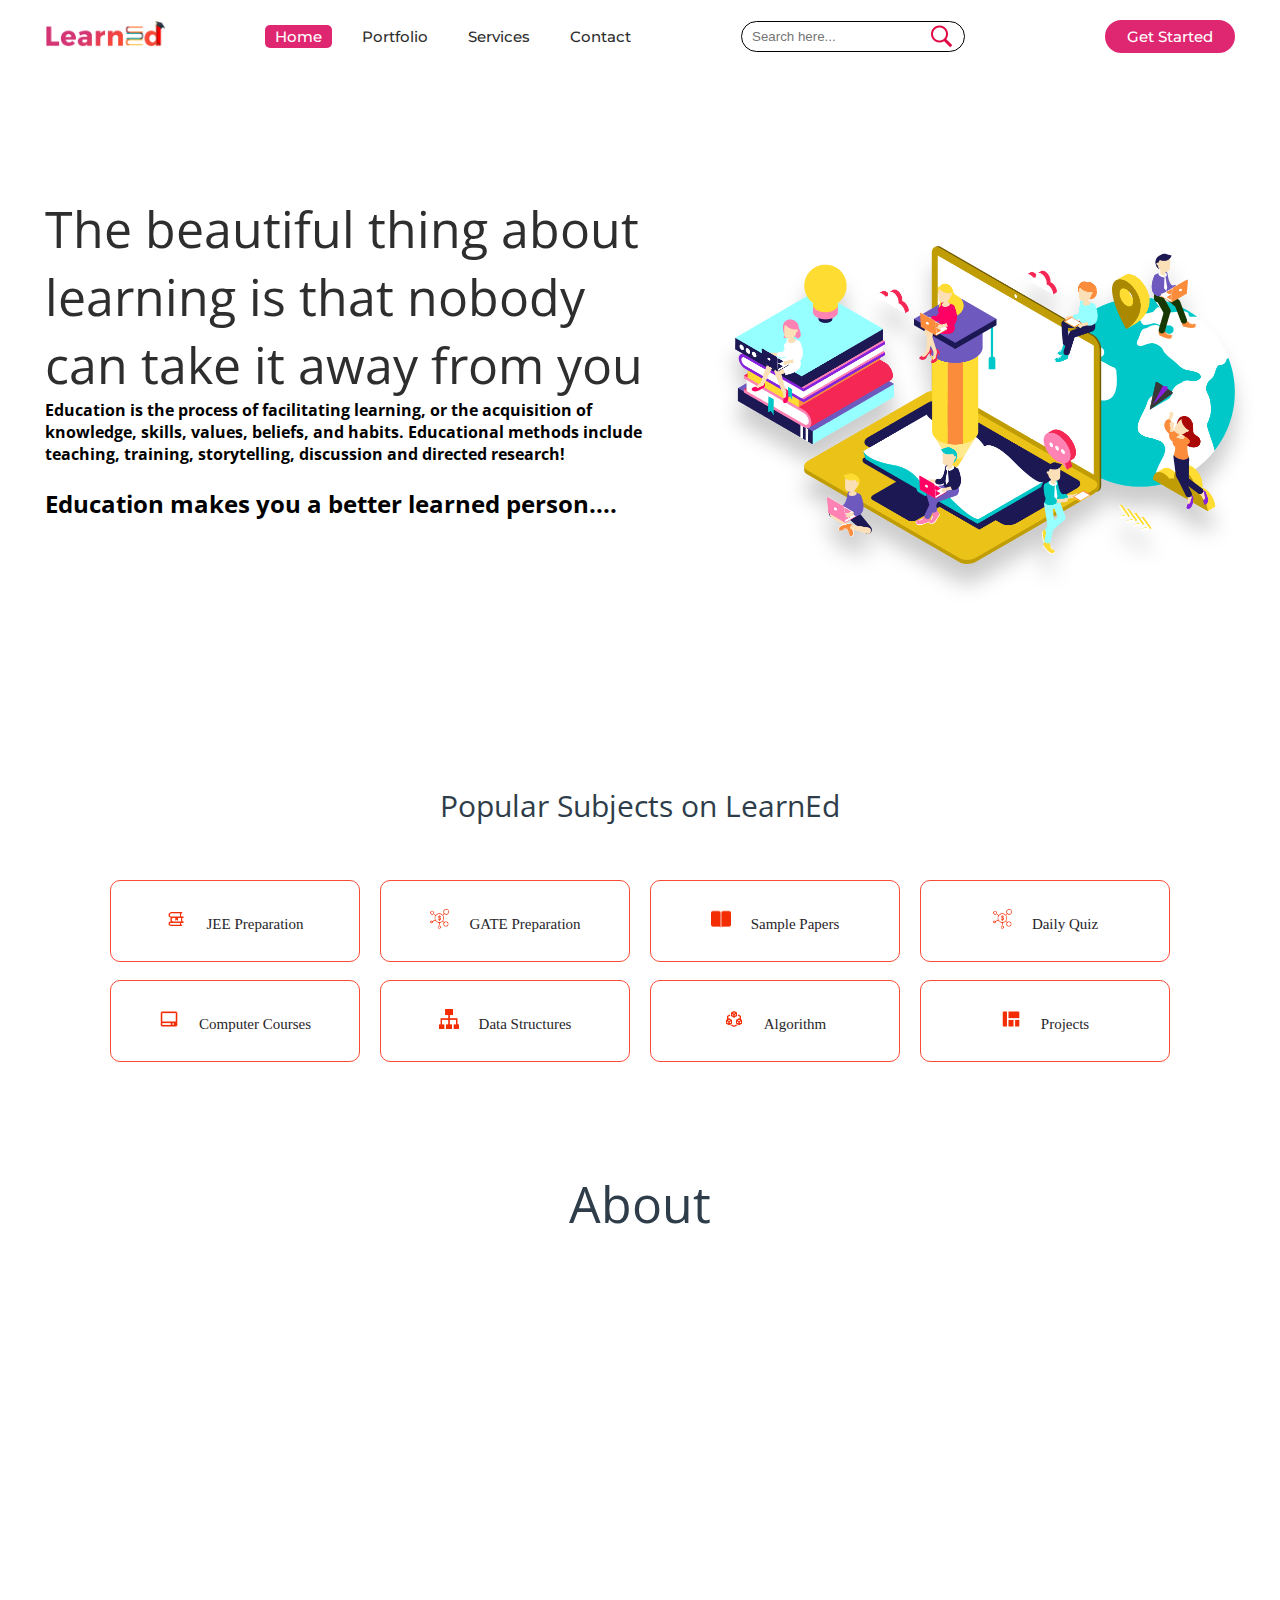
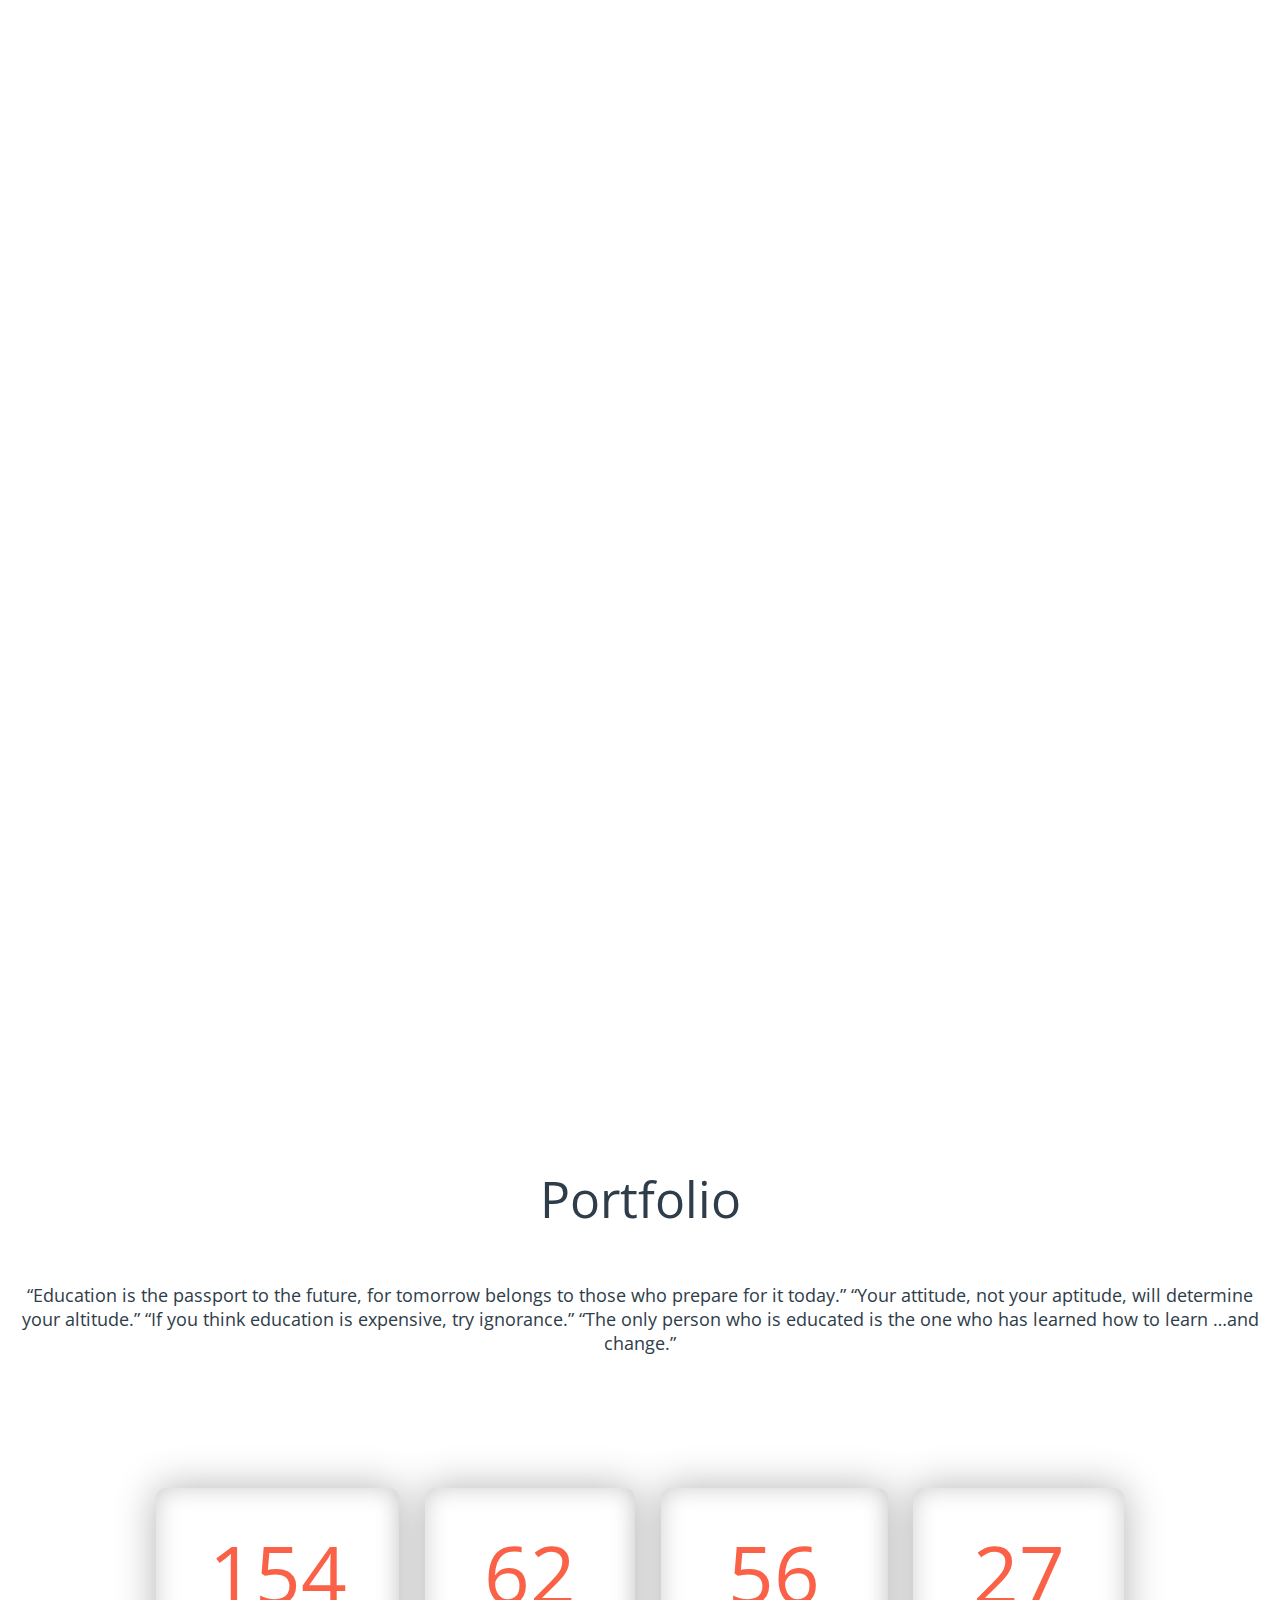
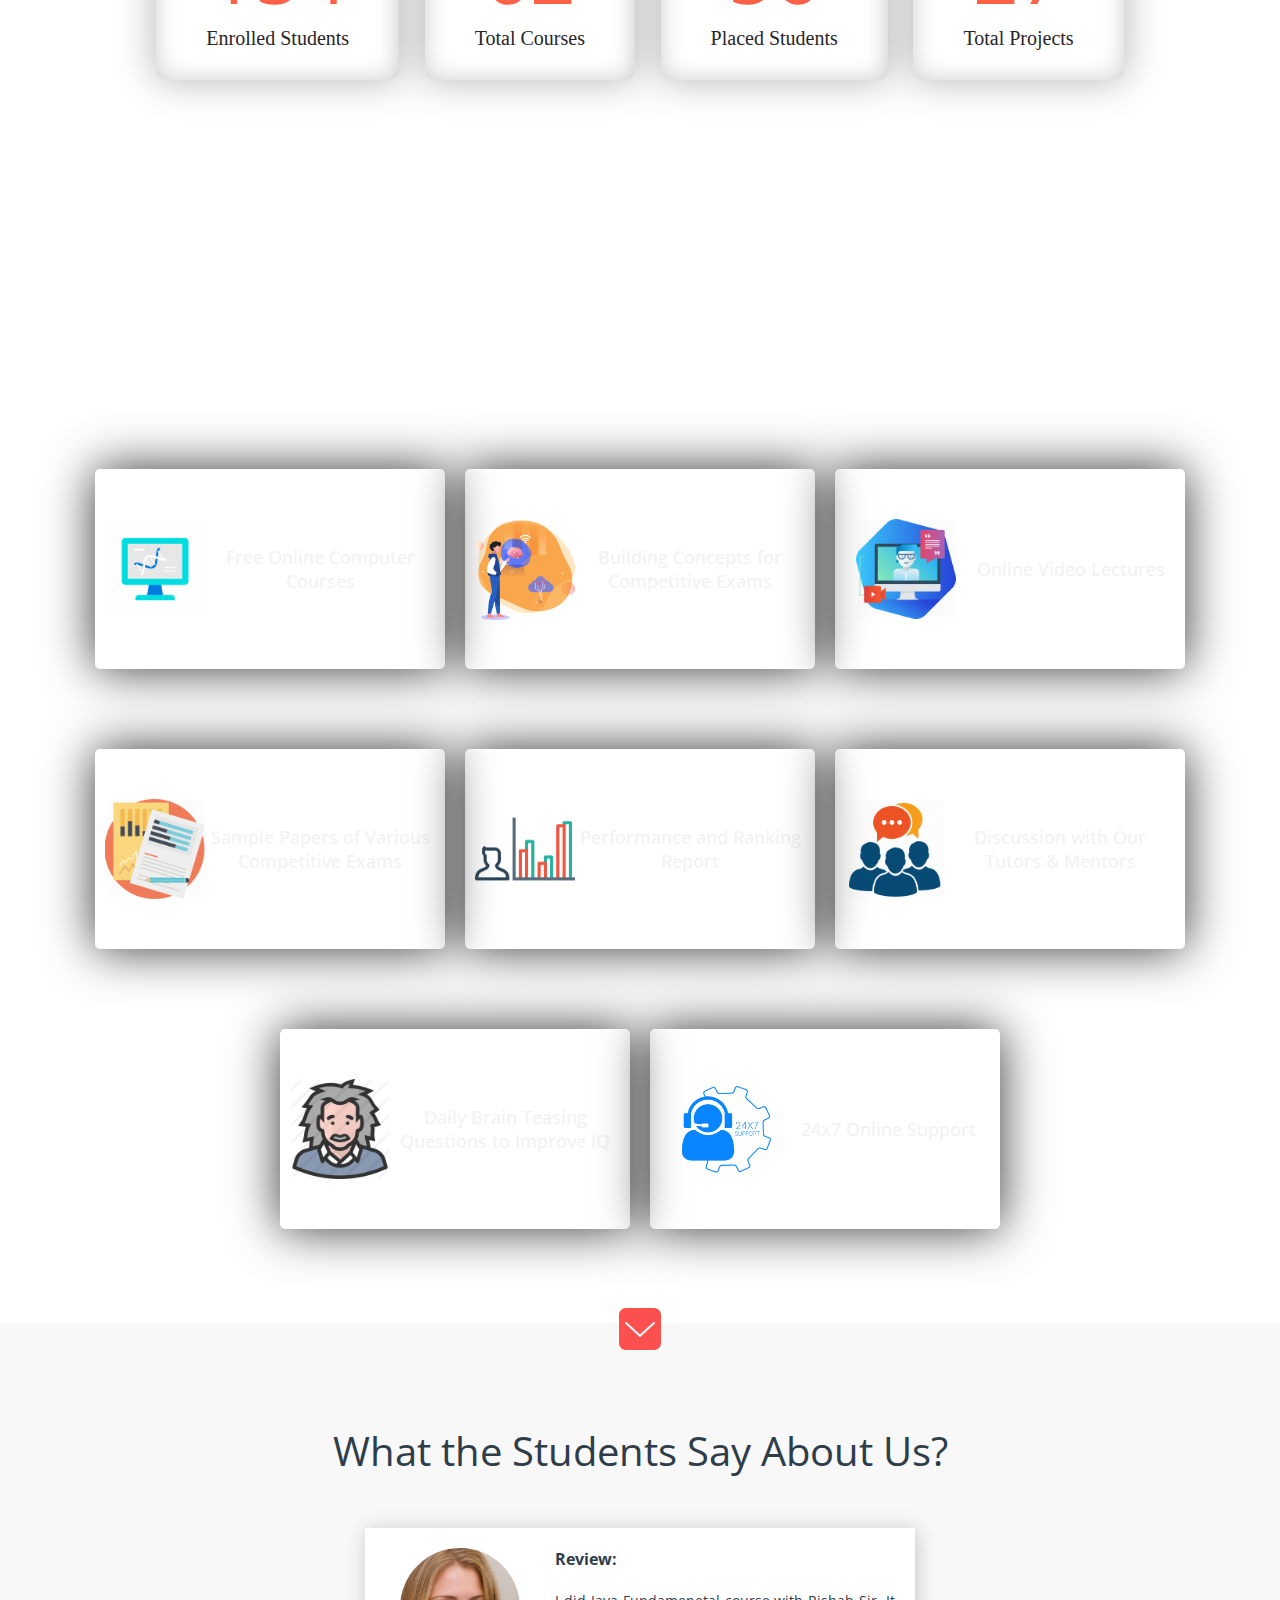
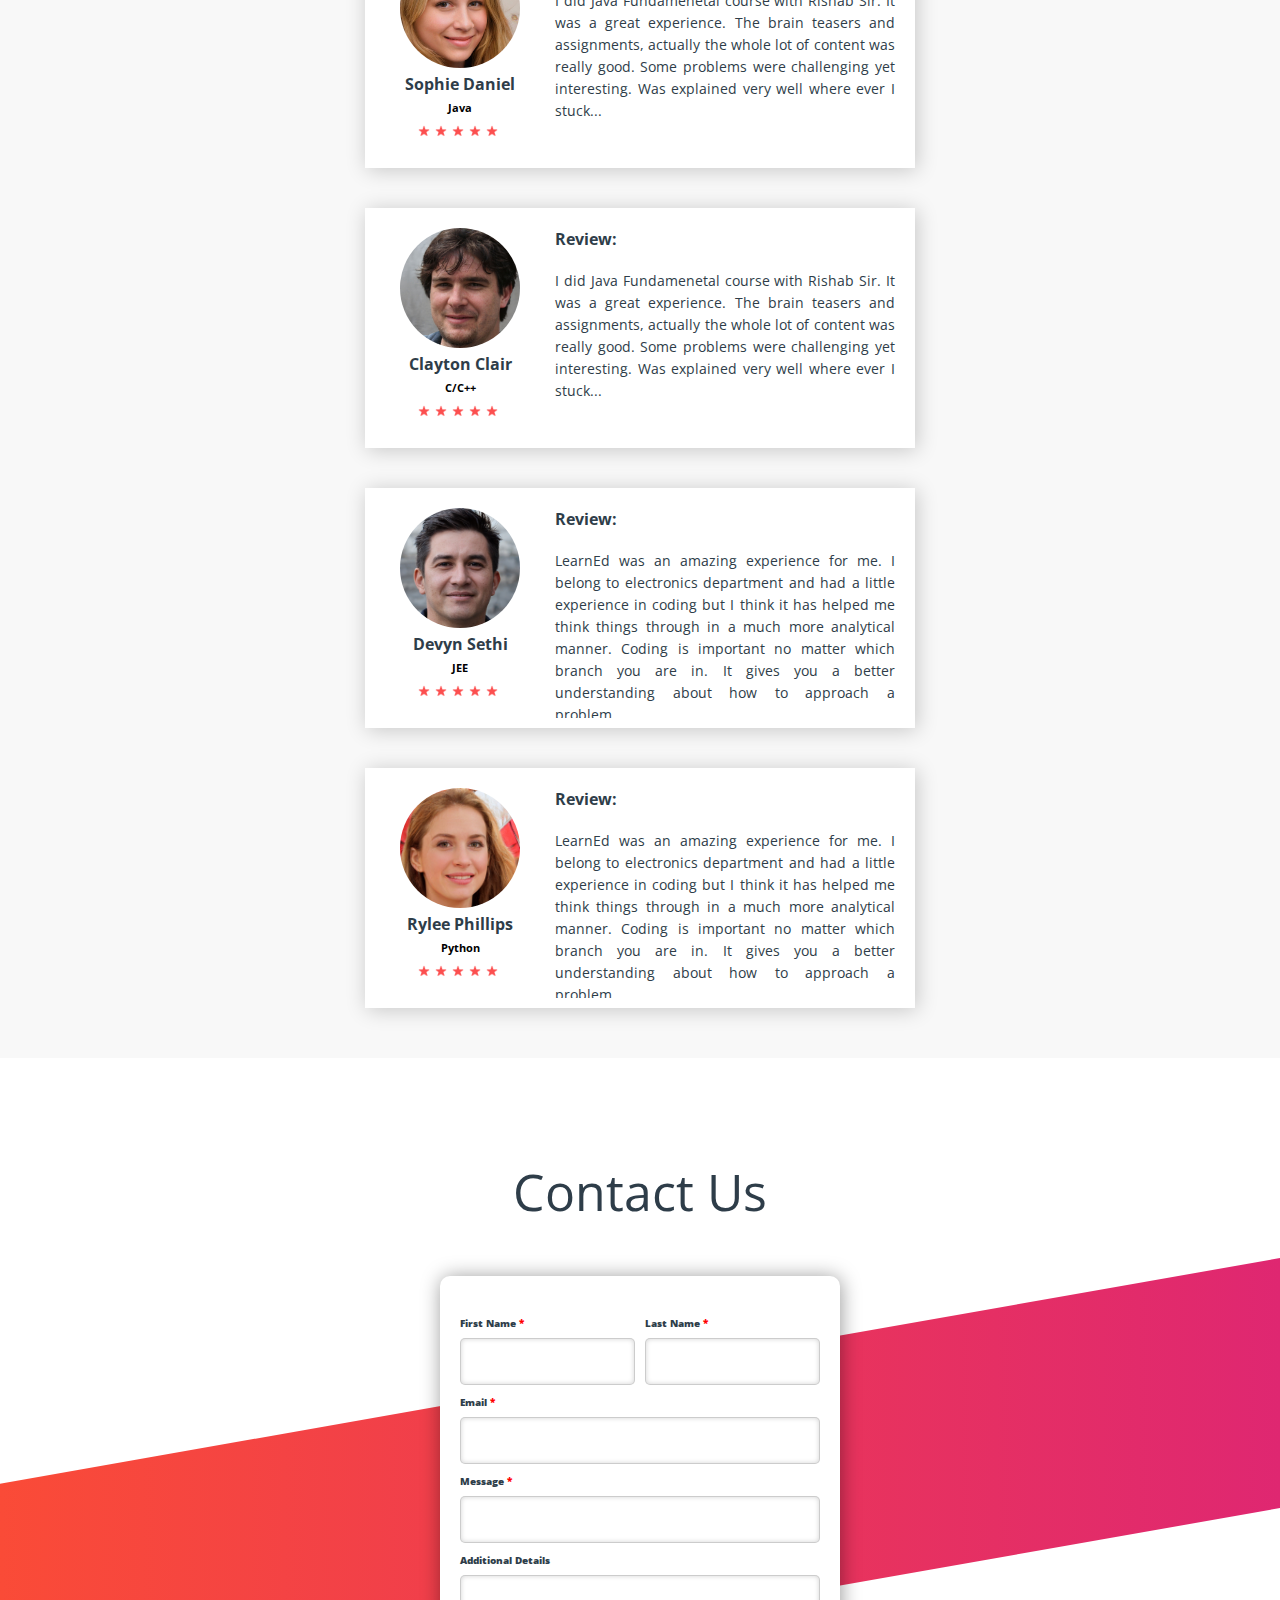
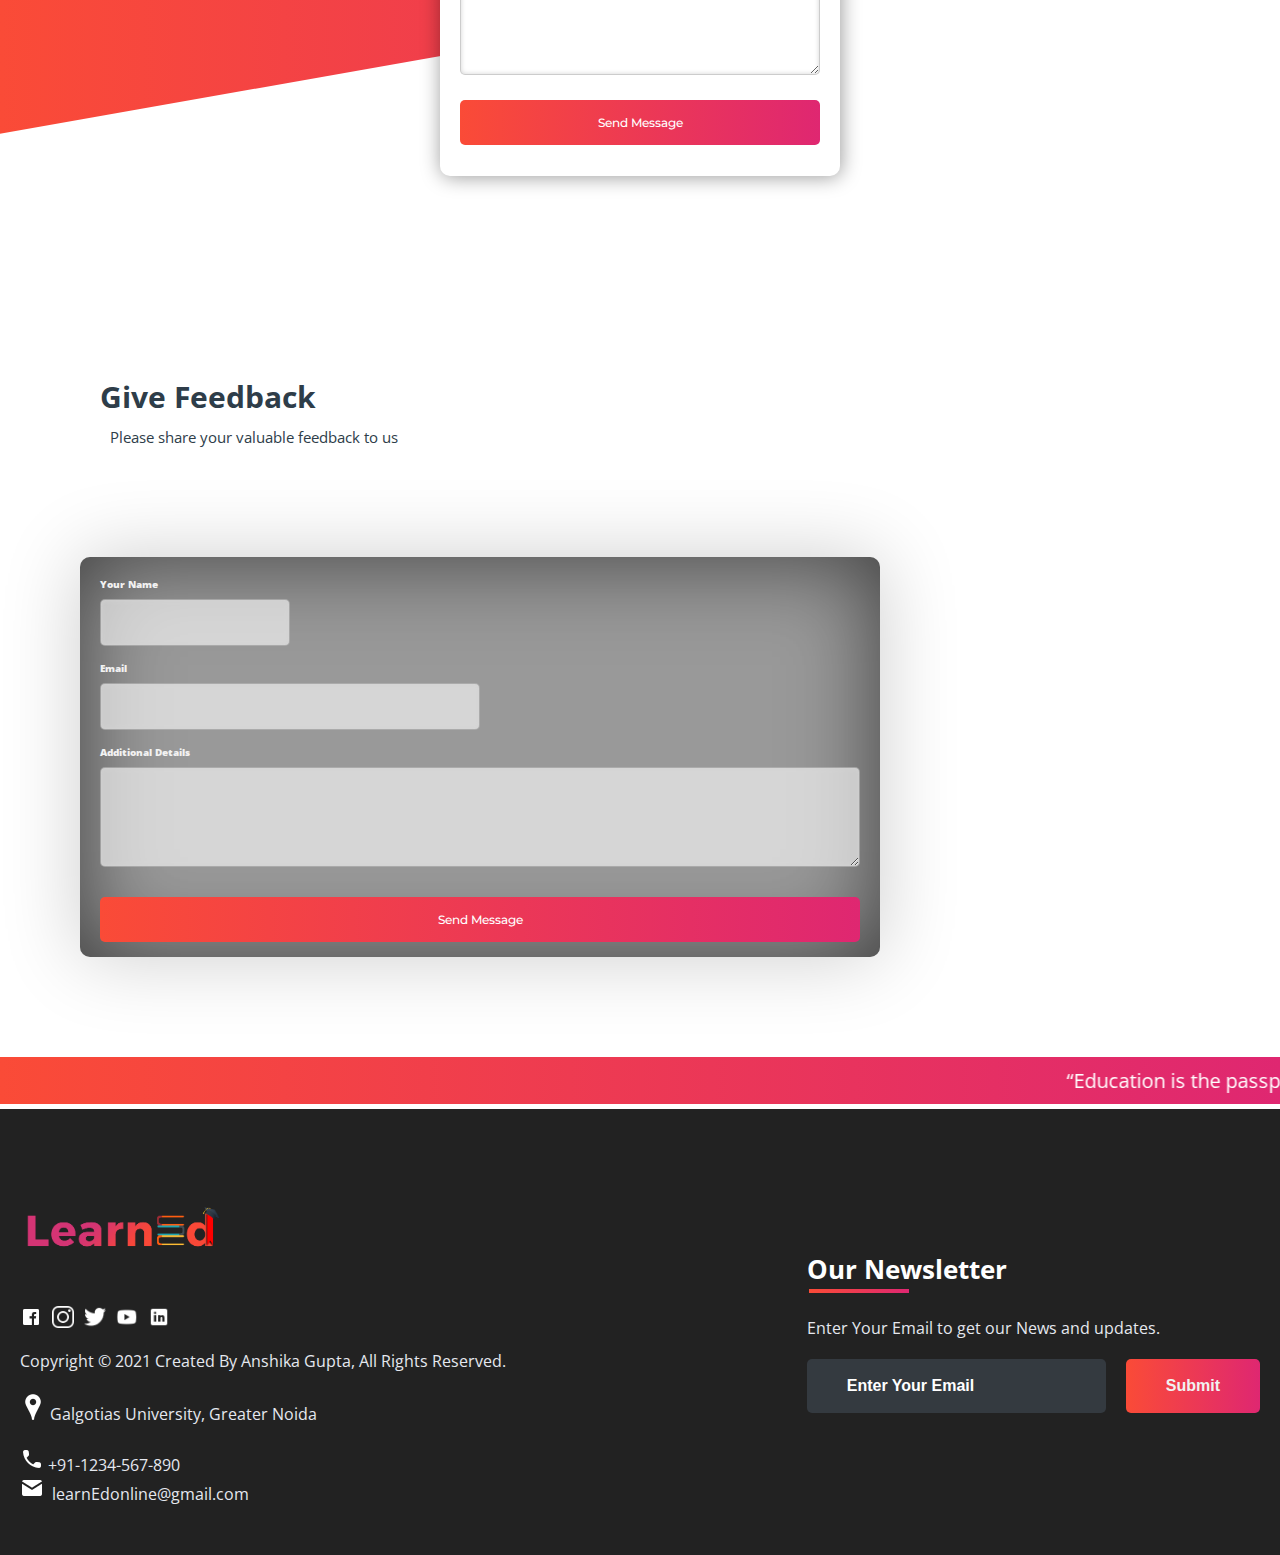
<file: index.html>
<!DOCTYPE html>
<html>

<head>
	<link rel="shortcut icon" type="png" href="images/icon/favicon.png">
	<meta charset="utf-8">
	<meta http-equiv="X-UA-Comaptible" content="IE=edge">
	<title>LearnEd</title>
	<meta name="desciption" content="">
	<meta name="viewport" content="width=device-width, initial-scale=1">
	<link rel="stylesheet" type="text/css" href="style.css">
	<script type="text/javascript" src="script.js"></script>
	<script src="https://code.jquery.com/jquery-3.2.1.js"></script>
	<script>
		$(window).on('scroll', function () {
			if ($(window).scrollTop()) {
				$('nav').addClass('black');
			} else {
				$('nav').removeClass('black');
			}
		})
	</script>
</head>

<body>
	<!-- Navigation Bar -->
	<header id="header">
		<nav>
			<div class="logo"><img src="images/icon/logo.png" alt="logo"></div>
			<ul>
				<li><a class="active" href="">Home</a></li>
				<li><a href="#portfolio_section">Portfolio</a></li>
				<li><a href="#services_section">Services</a></li>
				<li><a href="#contactus_section">Contact</a></li>
			</ul>
			<div class="srch"><input type="text" class="search" placeholder="Search here..."><img
					src="images/icon/search.png" alt="search" onclick=slide()></div>
			<a class="get-started" href="login.html">Get Started</a>
			<img src="images/icon/menu.png" class="menu" onclick="sideMenu(0)" alt="menu">
		</nav>
		<div class="head-container">
			<div class="quote">
				<p>The beautiful thing about learning is that nobody can take it away from you</p>
				<h4>Education is the process of facilitating learning, or the acquisition of knowledge, skills, values,
					beliefs, and habits. Educational methods include teaching, training, storytelling, discussion and
					directed research!</h4>
					<br>
					<B>
						<h2>
							Education makes you a better learned person....
						</h2>
					</B>
			</div>
			<div class="svg-image">
				<img src="images/extra/svg1.jpg" alt="svg">
			</div>
		</div>
		<div class="side-menu" id="side-menu">
			<div class="close" onclick="sideMenu(1)"><img src="images/icon/close.png" alt=""></div>
			<div class="user">
			<ul>
				<li><a href="#about_section">About</a></li>
				<li><a href="#portfolio_section">Portfolio</a></li>
				<li><a href="#services_section">Services</a></li>
				<li><a href="#contactus_section">Contact</a></li>
				<li><a href="#feedBACK">Feedback</a></li>
			</ul>
		</div>
	</header>


	<!-- Some Popular Subjects -->
	<div class="title">
		<span>Popular Subjects on LearnEd</span>
	</div>
	<br><br>
	<div class="course">
		<center>
			<div class="cbox">
				<div class="det"><a href="subjects/jee.html"><img src="images/courses/book.png">JEE Preparation</a>
				</div>
				<div class="det"><a href="subjects/gate.html"><img src="images/courses/d1.png">GATE Preparation</a>
				</div>
				<div class="det"><a href="subjects/jee.html#sample_papers"><img src="images/courses/paper.png">Sample
						Papers</a></div>
				<div class="det"><a href="subjects/quiz.html"><img src="images/courses/d1.png">Daily Quiz</a></div>
			</div>
		</center>
		<div class="cbox">
			<div class="det"><a href="subjects/computer_courses.html"><img src="images/courses/computer.png">Computer
					Courses</a></div>
			<div class="det"><a href="subjects/computer_courses.html#data"><img src="images/courses/data.png">Data
					Structures</a></div>
			<div class="det"><a href="subjects/computer_courses.html#algo"><img
						src="images/courses/algo.png">Algorithm</a></div>
			<div class="det det-last"><a href="subjects/computer_courses.html#projects"><img
						src="images/courses/projects.png">Projects</a></div>
		</div>
	</div>


	<!-- ABOUT -->
	<div class="diffSection" id="about_section">
		<center>
			<p style="font-size: 50px; padding: 100px">About</p>
		</center>
		<div class="about-content">
			<div class="side-image">
				<img class="sideImage" src="images/extra/e3.jpg">
			</div>
			<div class="side-text">
				<h2>What you think about us ?</h2>
				<p>Education is the process of facilitating learning, or the acquisition of knowledge, skills, values,
					beliefs, and habits. Educational methods include teaching, training, storytelling, discussion and
					directed research.<br> <br>This platform not only provides online videos according to the requirement.
					<br> We have that facility on our platform to fix every possible problems of the students to boost up their level in academics and to face the world with confidence.
					We provide home tuitions to each an every interested students and we provide that facility to cope
					up with everyone. Every student now get the facility of home tuitions without facing any difficulty
					and get their concepts clear.
					<br><br>All you have to do is to register with us so that we may suggest most eligible faculty in your localty to gain the benefit.
					<br> With this platform we provide the home tuitions whom you can directly contact and have a chat with them.
			</div>
		</div>
	</div>


	<!-- PORTFOLIO -->
	<div class="diffSection" id="portfolio_section">
		<center>
			<p style="font-size: 50px; padding: 100px; padding-bottom: 40px;">Portfolio</p>
		</center>
		<div class="content">
			<p>
				“Education is the passport to the future, for tomorrow belongs to those who prepare for it today.” “Your
				attitude, not your aptitude, will determine your altitude.” “If you think education is expensive, try
				ignorance.” “The only person who is educated is the one who has learned how to learn …and change.”
			</p>
		</div>
	</div>
	<div class="extra">
		<p>We're increasing this data every year</p>
		<div class="smbox">
			<span>
				<center>
					<div class="data">154</div>
					<div class="det">Enrolled Students</div>
				</center>
			</span>
			<span>
				<center>
					<div class="data">62</div>
					<div class="det">Total Courses</div>
				</center>
			</span>
			<span>
				<center>
					<div class="data">56</div>
					<div class="det">Placed Students</div>
				</center>
			</span>
			<span>
				<center>
					<div class="data">27</div>
					<div class="det">Total Projects</div>
				</center>
			</span>
		</div>
	</div>

	<!-- SERVICES -->
	<div class="service-swipe">
		<div class="diffSection" id="services_section">
			<center>
				<p style="font-size: 50px; padding: 100px; padding-bottom: 40px; color: #fff;">Services</p>
			</center>
		</div>
		<a href="subjects/computer_courses.html">
			<div class="s-card"><img src="images/icon/computer-courses.png">
				<p>Free Online Computer Courses</p>
			</div>
		</a>
		<a href="subjects/jee.html">
			<div class="s-card"><img src="images/icon/brainbooster.png">
				<p>Building Concepts for Competitive Exams</p>
			</div>
		</a>
		<a href="#">
			<div class="s-card"><img src="images/icon/online-tutorials.png">
				<p>Online Video Lectures</p>
			</div>
		</a>
		<a href="subjects/jee.html#sample_papers">
			<div class="s-card"><img src="images/icon/papers.jpg">
				<p>Sample Papers of Various Competitive Exams</p>
			</div>
		</a>
		<a href="#">
			<div class="s-card"><img src="images/icon/p3.png">
				<p>Performance and Ranking Report</p>
			</div>
		</a>
		<a href="#contactus_section">
			<div class="s-card"><img src="images/icon/discussion.png">
				<p>Discussion with Our Tutors & Mentors</p>
			</div>
		</a>
		<a href="subjects/quiz.html">
			<div class="s-card"><img src="images/icon/q1.png">
				<p>Daily Brain Teasing Questions to Improve IQ</p>
			</div>
		</a>
		<a href="#contactus_section">
			<div class="s-card"><img src="images/icon/help.png">
				<p>24x7 Online Support</p>
			</div>
		</a>
	</div>

	<!-- Reviews by Students -->
	<div id="makeitfull">
		<a href="#review_section"><img src="images/icon/makeitfull.png"></a>
	</div>
	<div class="review">
		<div class="diffSection" id="review_section">
			<center>
				<p style="font-size: 40px; padding: 100px; padding-bottom: 40px; color: #2E3D49;">What the Students Say
					About Us?</p>
			</center>
		</div>
		<div class="rev-container">
			<div class="rev-card">
				<div class="identity">
					<img src="images/creator/humanNotExist1.jpg">
					<p>Sophie Daniel</p>
					<h6>Java</h6>
					<div class="rating"><img src="images/icon/star.png"><img src="images/icon/star.png"><img
							src="images/icon/star.png"><img src="images/icon/star.png"><img src="images/icon/star.png">
					</div>
				</div>
				<div class="rev-cont">
					<p id="title">Review:</p>
					<p id="content">
						I did Java Fundamenetal course with Rishab Sir. It was a great experience. The brain teasers and
						assignments, actually the whole lot of content was really good. Some problems were challenging
						yet interesting. Was explained very well where ever I stuck...
					</p>
				</div>
			</div>
			<div class="rev-card">
				<div class="identity">
					<img src="images/creator/humanNotExist2.jpg">
					<p>Clayton Clair</p>
					<h6>C/C++</h6>
					<div class="rating"><img src="images/icon/star.png"><img src="images/icon/star.png"><img
							src="images/icon/star.png"><img src="images/icon/star.png"><img src="images/icon/star.png">
					</div>
				</div>
				<div class="rev-cont">
					<p id="title">Review:</p>
					<p id="content">
						I did Java Fundamenetal course with Rishab Sir. It was a great experience. The brain teasers and
						assignments, actually the whole lot of content was really good. Some problems were challenging
						yet interesting. Was explained very well where ever I stuck...
					</p>
				</div>
			</div>
			<div class="rev-card">
				<div class="identity">
					<img src="images/creator/humanNotExist3.jpg">
					<p>Devyn Sethi</p>
					<h6>JEE</h6>
					<div class="rating"><img src="images/icon/star.png"><img src="images/icon/star.png"><img
							src="images/icon/star.png"><img src="images/icon/star.png"><img src="images/icon/star.png">
					</div>
				</div>
				<div class="rev-cont">
					<p id="title">Review:</p>
					<p id="content">
						LearnEd was an amazing experience for me. I belong to electronics department and had a little
						experience in coding but I think it has helped me think things through in a much more analytical
						manner. Coding is important no matter which branch you are in. It gives you a better
						understanding about how to approach a problem...
					</p>
				</div>
			</div>
			<div class="rev-card">
				<div class="identity">
					<img src="images/creator/humanNotExist4.jpg">
					<p>Rylee Phillips</p>
					<h6>Python</h6>
					<div class="rating"><img src="images/icon/star.png"><img src="images/icon/star.png"><img
							src="images/icon/star.png"><img src="images/icon/star.png"><img src="images/icon/star.png">
					</div>
				</div>
				<div class="rev-cont">
					<p id="title">Review:</p>
					<p id="content">
						LearnEd was an amazing experience for me. I belong to electronics department and had a little
						experience in coding but I think it has helped me think things through in a much more analytical
						manner. Coding is important no matter which branch you are in. It gives you a better
						understanding about how to approach a problem...
					</p>
				</div>
			</div>
		</div>
	</div>

	<!-- CONTACT US -->
	<div class="diffSection" id="contactus_section">
		<center>
			<p style="font-size: 50px; padding: 100px">Contact Us</p>
		</center>
		<div class="csec"></div>
		<div class="back-contact">
			<div class="cc">
				<form action="mailto:roshank9419@gmail.com" method="post" enctype="text/plain">
					<label>First Name <span class="imp">*</span></label><label style="margin-left: 185px">Last Name
						<span class="imp">*</span></label><br>
					<center>
						<input type="text" name="" style="margin-right: 10px; width: 175px" required="required"><input
							type="text" name="lname" style="width: 175px" required="required"><br>
					</center>
					<label>Email <span class="imp">*</span></label><br>
					<input type="email" name="mail" style="width: 100%" required="required"><br>
					<label>Message <span class="imp">*</span></label><br>
					<input type="text" name="message" style="width: 100%" required="required"><br>
					<label>Additional Details</label><br>
					<textarea name="addtional"></textarea><br>
					<button type="submit" id="csubmit">Send Message</button>
				</form>
			</div>
		</div>
	</div>


	<!-- FEEDBACK -->
	<div class="title2" id="feedBACK">
		<span>Give Feedback</span>
		<div class="shortdesc2">
			<p>Please share your valuable feedback to us</p>
		</div>
	</div>

	<div class="feedbox">
		<div class="feed">
			<form action="mailto:roshank9419@gmail.com" method="post" enctype="text/plain">
				<label>Your Name</label><br>
				<input type="text" name="" class="fname" required="required"><br>
				<label>Email</label><br>
				<input type="email" name="mail" required="required"><br>
				<label>Additional Details</label><br>
				<textarea name="addtional"></textarea><br>
				<button type="submit" id="csubmit">Send Message</button>
			</form>
		</div>
	</div>

	<!-- Sliding Information -->
	<marquee style="background: linear-gradient(to right, #FA4B37, #DF2771); margin-top: 50px;" direction="left"
		onmouseover="this.stop()" onmouseout="this.start()" scrollamount="20">
		<div class="marqu">“Education is the passport to the future, for tomorrow belongs to those who prepare for it
			today.” “Your attitude, not your aptitude, will determine your altitude.” “If you think education is
			expensive, try ignorance.” “The only person who is educated is the one who has learned how to learn …and
			change.”</div>
	</marquee>

	<!-- FOOTER -->
	<footer>
		<div class="footer-container">
			<div class="left-col">
				<img src="images/icon/logo - Copy.png" style="width: 200px;">
				<div class="logo"></div>
				<div class="social-media">
					<a href="#"><img src="images/icon\fb.png"></a>
					<a href="#"><img src="images/icon\insta.png"></a>
					<a href="#"><img src="images/icon\tt.png"></a>
					<a href="#"><img src="images/icon\ytube.png"></a>
					<a href="#"><img src="images/icon\linkedin.png"></a>
				</div><br><br>
				<p class="rights-text">Copyright © 2021 Created By Anshika Gupta, All Rights Reserved.</p>
				<br>
				<p><img src="images/icon/location.png"> Galgotias University, Greater Noida</p><br>
				<p><img src="images/icon/phone.png"> +91-1234-567-890<br><img src="images/icon/mail.png">&nbsp;
					learnEdonline@gmail.com</p>
			</div>
			<div class="right-col">
				<h1 style="color: #fff">Our Newsletter</h1>
				<div class="border"></div><br>
				<p>Enter Your Email to get our News and updates.</p>
				<form class="newsletter-form">
					<input class="txtb" type="email" placeholder="Enter Your Email">
					<input class="btn" type="submit" value="Submit">
				</form>
			</div>
		</div>
	</footer>

</body>

</html>
</file>
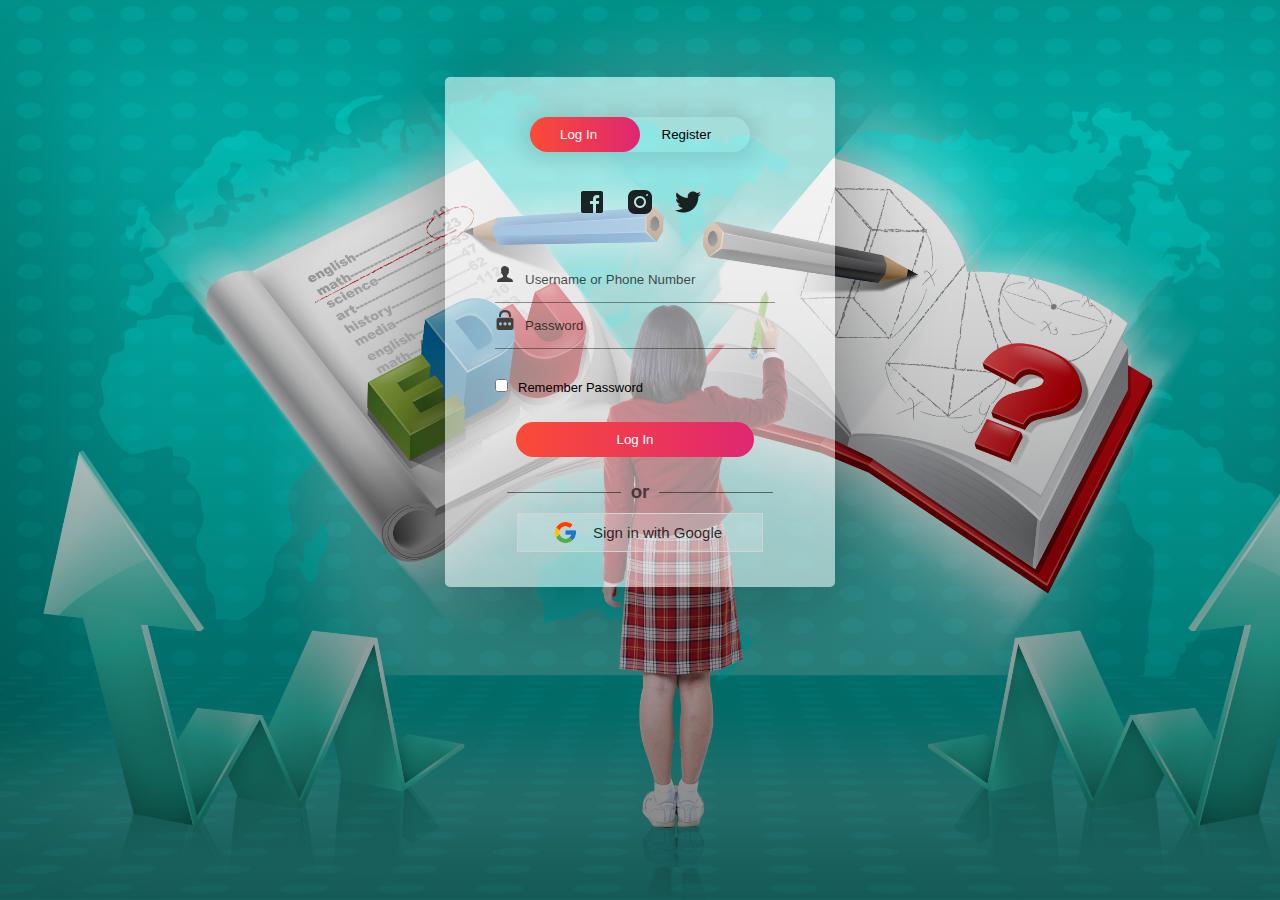
<file: login.html>
<!DOCTYPE html>
<html>
<head>
	<link rel="shortcut icon" type="png" href="images/icon/favicon.png">
	<title>Login SignUp</title>
	<link rel="stylesheet" type="text/css" href="loginStyle.css">
	<script src="https://ajax.googleapis.com/ajax/libs/jquery/3.4.1/jquery.min.js"></script>

  <!-- It will redirect to the Home Page after submitting the form -->
  <script>
  $(document).ready(function(){
    $("form").submit(function(){
      alert("Great Job !");
    });
  });
  </script>
</head>
<body>
		<div class="form-box">
			<div class="button-box">
				<div id="btn"></div>
				<button type="button" class="toggle-btn" id="log" onclick="login()" style="color: #fff;">Log In</button>
				<button type="button" class="toggle-btn" id="reg" onclick="register()">Register</button>
			</div>
			<div class="social-icons">
				<img src="images/icon/fb2.png">
				<img src="images/icon/insta2.png">
				<img src="images/icon/tt2.png">
			</div>
			
			<!-- Login Form -->
			<form id="login" class="input-group" action="index.html">
				<div class="inp">
					<img src="images/icon/user.png"><input type="text" id="email" class="input-field" placeholder="Username or Phone Number" style="width: 88%; border:none;" required="required">
				</div>
				<div class="inp">
					<img src="images/icon/password.png"><input type="password" id="password" class="input-field" placeholder="Password" style="width: 88%; border: none;" required="required">
				</div>
				<input type="checkbox" class="check-box">Remember Password
				<button type="submit" class="submit-btn">Log In</button>
			</form>


			<div class="other" id="other">
				<div class="instead">
					<h3>or</h3>
				</div>
				<button class="connect" onclick="google()">
					<img src="images/icon/google.png"><span>Sign in with Google</span>
				</button>
			</div>
			
			<!-- Registration Form -->
			<form id="register" class="input-group">
				<input type="text" class="input-field" placeholder="Full Name" required="required">
				<input type="email" class="input-field" placeholder="Email Address" required="required">
				<input type="password" class="input-field" placeholder="Create Password" name="psame" required="required">
				<input type="password" class="input-field" placeholder="Confirm Password" name="psame" required="required">
				<input type="checkbox" class="check-box" id="chkAgree" onclick="goFurther()">I agree to the Terms & Conditions
				<button type="submit" id="btnSubmit" class="submit-btn reg-btn">Register</button>
			</form>
		</div>
		<script type="text/javascript" src="script.js"></script>
</body>
</html>
</file>
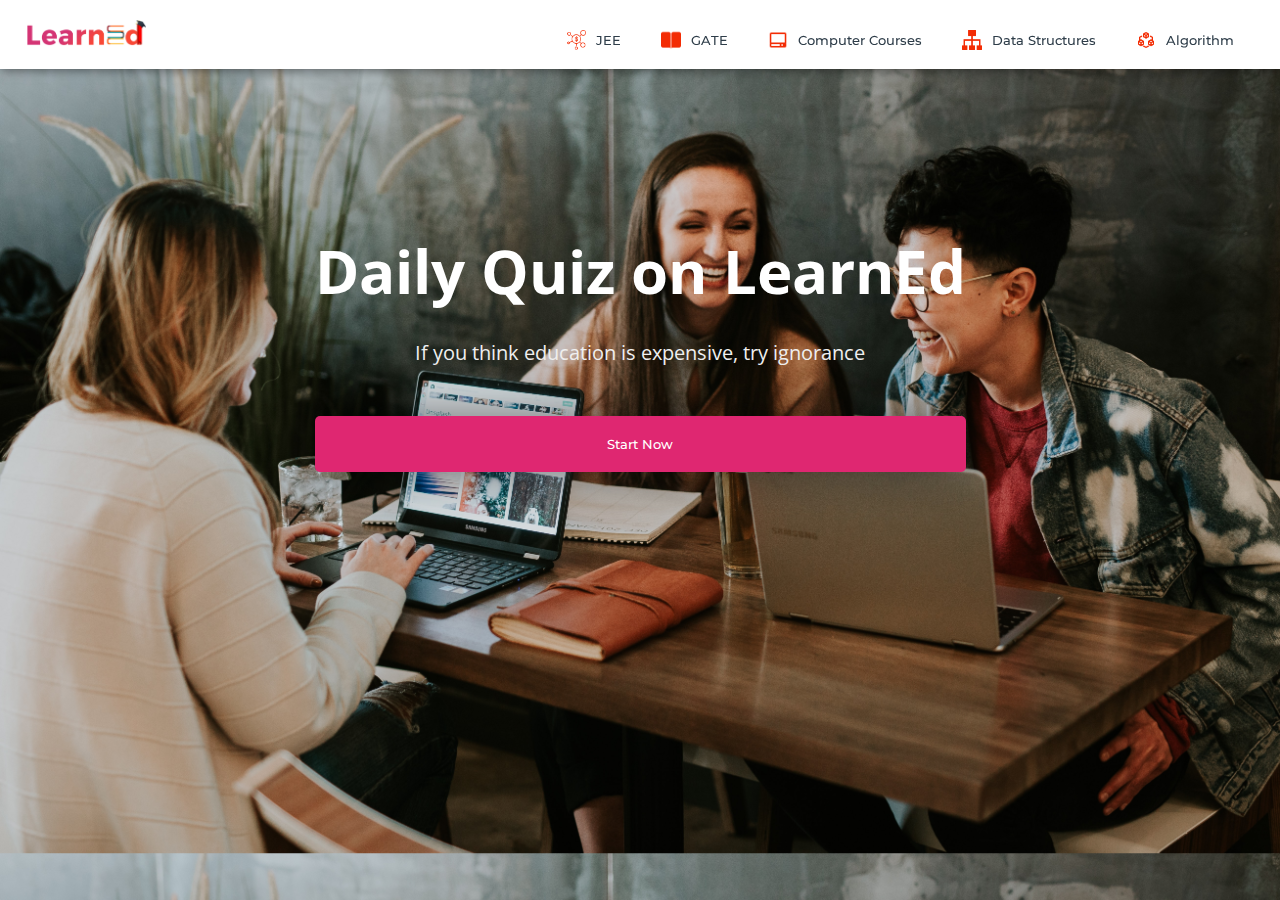
<file: subjects/quiz.html>
<!DOCTYPE html>
<html>
<head>
	<link rel="shortcut icon" type="png" href="../images/icon/favicon.png">
	<title>Quiz on LearnEd</title>
	<link rel="stylesheet" type="text/css" href="quizStyle.css">
	<script type="text/javascript" src="../script.js"></script>
</head>
<body>
	
<!-- NAVIGATION -->
	<header>
		<div class="nav" id="nav">
			<div id="learned-logo">
			<a href="../index.html"><img src="../images/icon/logo.png" style="width: 120px;"></a></div>
			<div class="switch-tab" id="switch-tab" onclick="switchTAB()"><img src="../images/icon/menu.png"></div>
			<ul id="list-switch">
				<li><a href="jee.html"><img src="../images/courses/d1.png" class="icon">JEE</a></li>
				<li><a href="gate.html"><img src="../images/courses/paper.png" class="icon">GATE</a></li>
				<li><a href="computer_courses.html"><img src="../images/courses/computer.png" class="icon">Computer Courses</a></li>
				<li><a href="computer_courses.html#data"><img src="../images/courses/data.png" class="icon">Data Structures</a></li>
				<li><a href="computer_courses.html#algo"><img src="../images/courses/algo.png" class="icon">Algorithm</a></li>
			</ul>
			<div class="search" id="search-switch">
				<input type="search" placeholder="Search" class="srch"><button id="srchbtn"><img src="../images/icon/search.png"></button>
			</div>
		</div>
	</header>
	

<!-- MAIN Heading of Page -->
	<div class="title" id="title">
		<span>Daily Quiz on LearnEd</span>
		<div class="shortdesc"><br>
			<p>If you think education is expensive, try ignorance</p>
		</div>
		<button onclick="startquiz()">Start Now</button>
	</div>


<div class="panel" id="panel">
	
	<div class="left-side" id="left">
		<ul>
			<li onclick="quizt(1)">HOME</li>
			<li onclick="quizt(2)">JEE Mains</li>
			<li onclick="quizt(3)">JEE Advanced</li>
			<li onclick="quizt(4)">GATE</li>
			<li onclick="quizt(5)">C/C++</li>
			<li onclick="quizt(6)">Java</li>
			<li onclick="quizt(7)">Python</li>
			<li onclick="quizt(8)">JavaScript</li>
			<li onclick="quizt(9)">Data Structures</li>
			<li onclick="quizt(10)">Algorithm</li>
			<li onclick="quizt(11)">Interview Questions</li>
		</ul>
	</div>

	<div class="right-side" id="right">
		<div id="quiz-container">
			
			<div id="f1"><div class="quiz-frame main-frame"></div></div>

			<div id="f2"><iframe class="quiz-frame" src="https://docs.google.com/forms/d/e/1FAIpQLSe3hXLPuiQGqj1n3IeeAzM8YLNpgJIIk_zfteoEdWka4X3wxQ/viewform?embedded=true" frameborder="0" marginheight="0" marginwidth="0">Loading…</iframe></div>
			
			<div id="f3"><iframe class="quiz-frame" src="https://docs.google.com/forms/d/e/1FAIpQLSeVTLsd_AqZGpbIMnZRm20OKrjjiYSirWBjfCHpWtAsMQU--g/viewform?embedded=true" frameborder="0" marginheight="0" marginwidth="0">Loading…</iframe></div>
			
			<div id="f4"><iframe class="quiz-frame" src="https://docs.google.com/forms/d/e/1FAIpQLSdjSKZhQp5jqqR34zD_uWMtgXr18F9pdK6YqcafLSP6J7VZjw/viewform?embedded=true" frameborder="0" marginheight="0" marginwidth="0">Loading…</iframe></div>

			<div id="f5"><iframe class="quiz-frame" src="https://docs.google.com/forms/d/e/1FAIpQLSe1xs1-41MAbLN7KkXrJwtGdbl5ydxe_vX_nmFRjf6c0wtYkA/viewform?embedded=true"  frameborder="0" marginheight="0" marginwidth="0">Loading…</iframe></iframe></div>
			
			<div id="f6"><iframe class="quiz-frame" src="https://docs.google.com/forms/d/e/1FAIpQLSdHFDm_BakVxro_zJI78OF2OLJpXgDzzaAVMHD9hptWlXBSpA/viewform?embedded=true" frameborder="0" marginheight="0" marginwidth="0">Loading…</iframe></div>
			
			<div id="f7"><iframe class="quiz-frame" src="https://docs.google.com/forms/d/e/1FAIpQLSdgD7yFEJtqpkImDiLAaQ7w9VcsO688gr1V3Gl7FqwM5yXtWQ/viewform?embedded=true" frameborder="0" marginheight="0" marginwidth="0">Loading…</iframe></div>

			<div id="f8"><iframe class="quiz-frame" src="https://docs.google.com/forms/d/e/1FAIpQLSchDBnai_Aup7YFJQegg4z-qoB338p010VgZRxBYDT17xoRew/viewform?embedded=true" frameborder="0" marginheight="0" marginwidth="0">Loading…</iframe></div>

			<div id="f9"><iframe class="quiz-frame" src="https://docs.google.com/forms/d/e/1FAIpQLSfY5oIAz4R9Ty-LBpx7h4th6OJ0-RkrxIlLslRV4NjwwW8_uw/viewform?embedded=true" frameborder="0" marginheight="0" marginwidth="0">Loading…</iframe></div>
			
			<div id="f10"><iframe class="quiz-frame" src="https://docs.google.com/forms/d/e/1FAIpQLSflwS89sG7H98J9vFgFqJgsKaZ5gpq3yUlOiW3up7RQQ-qRnw/viewform?embedded=true" frameborder="0" marginheight="0" marginwidth="0">Loading…</iframe></div>

			<div id="f11"><iframe class="quiz-frame" src="https://docs.google.com/forms/d/e/1FAIpQLSe_aS8-CMNFdUzI1UE73zahC2bmMwJkmB6FJXPIeKbLIBqB4Q/viewform?embedded=true" frameborder="0" marginheiclass="quiz-frame" ght="0" marginwidth="0">Loading…</iframe></div>

		</div>
	</div>

</div>

	<script type="text/javascript" src="../script.js"></script>
</body>
</html>
</file>
<file: style.css>
@import url('https://fonts.googleapis.com/css?family=Montserrat:500&display=swap');
@import url('https://fonts.googleapis.com/css?family=Dancing+Script&display=swap');
@import url('https://fonts.googleapis.com/css?family=Open+Sans&display=swap');

* {
	box-sizing: border-box;
	margin: 0;
	padding: 0;
}

html {
	scroll-behavior: smooth;
}
body {
	background: #FFF;
	font-family: 'Open Sans', sans-serif;
}

header {
    height: 60vh;
    /* background: #000; */
}
.black {
	box-shadow: 0 2px 10px rgba(0, 0, 0, 0.5);
}
nav {
	padding-top: 20px;
	padding-bottom: 20px;
	top: 0;
	position: fixed;
	display: flex;
	width: 100%;
	z-index: 1000;
	background: #fff;
	justify-content: space-around;
	transition: 1.5s;
	align-items: center;
}
nav ul {
	display: flex;
	align-items: center;
}
nav ul li {
	list-style: none;
	margin: 5px 10px;
}
nav ul li a {
	padding: 2px 10px;
	color: #2e2e2e;
	cursor: pointer;
	transition: .5s;
	text-decoration: none;
}
nav ul li a:hover {
	color: #fff;
	border-radius: 5px;
	background: #DF2771;
}
.active {
	color: #fff;
	border-radius: 5px;
	background: #DF2771;
}
.srch {
	padding: 2px 10px;
	display: flex;
	/* align-items: center; */
	justify-content: center;
	/* background: #0066ff; */
	border: 1px solid;
	border-radius: 20px;
}
.srch img {
	width: 25px;
	cursor: pointer;
}
.srch .search {
	/* padding: 2px 10px; */
	outline: none;
	border: none;
	background: transparent;
}

.get-started {
	margin-left: 50px;
	padding: 5px 20px;
	border: 2px solid #DF2771;
	border-radius: 20px;
	text-decoration: none;
	
	transition: .5s;
	background-color: #DF2771;
	color: #fff;
}
.get-started:hover {
	color: #2e2e2e;
	background: #fff;
}
.logo img{
	width: 120px;
	cursor: pointer;
	transition: all 1s;
}

a, button {
	float: left;
	font-family: "Montserrat", sans-serif;
	font-weight: 500;
	font-size: 15px;
	color: #2E3D49;
	display: block;
	text-decoration: none;
	text-align: center;
}
.head-container {
	margin-top: 245px;
	display: flex;
	flex-wrap: wrap;
	align-items: center;
	justify-content: space-around;
}
.quote {
	width: 600px;
	transform: translateY(-50px);
}
.quote h5 {
	margin-top: 20px;
	color: #0009;
	line-height: 20px;
}
.quote p {
	font-size: 50px;
	color: #2e2e2e;
}
.quote .play {
	margin-top: 20px;
	display: flex;
	/* justify-content: center; */
	align-items: center;
}
.quote .play img {
	width: 45px;
	cursor: pointer;
	filter: drop-shadow(0 0 10px #0002);
}
.quote .play span a{
	margin-left: 10px;
	font-size: 20px;
	font-weight: 900;
	color: rgba(0, 0, 0, 0.8);
	cursor: pointer;
}
.svg-image img{
	width: 500px;
	filter: drop-shadow(0 20px 10px rgba(0,0,0,0.2));
}

/* SIDE MENU */
.menu {
	cursor: pointer;
	width: 25px;
	display: none;
}
.side-menu {
	width: 100%;
	height: 100%;
	background: rgba(182, 33, 90, 0.993);
	position: absolute;
	top: 0;
	transition: .8s;
	z-index: 2000;
	transform: translateX(-100%);
}
.side-menu ul {
	margin-top: 35%;
	display: flex;
	flex-direction: column;
	justify-content: center;
	/* background: #FA4B37; */
}
.side-menu ul li {
	list-style: none;
	/* background: #009900; */
	display: flex;
	justify-content: center;
	align-items: center;
	/* border-bottom: 1px solid #fff; */
	/* padding: 10px 0px; */
}
.side-menu ul li:hover a{
	background: #fff;
	color: #DF2771;
}
.side-menu ul li a{
	color: #FFF;
	width: 100%;
	font-size: 1em;
	/* background: #2E3D49; */
	text-decoration: none;
	padding: 15px 0px;
}
.close img{
	float: right;
	width: 35px;
	cursor: pointer;
	margin: 10px;
}
.user {
	display: flex;
	justify-content: center;
	align-items: center;
	margin-top: 10%;
}
.user img {
	width: 60px;
	border-radius: 50%;
	border: 2px solid #fff;
	filter: drop-shadow(0 10px 20px #0004);
	margin-right: 30px;
	cursor: pointer;
}
.user p {
	color: #fff;
	cursor: pointer;
}
.user img, .user p {
	opacity: 1;
}
/*Common things in all sections*/
#about_section, #portfolio_section, #team_section, #services_section, #contactus_section {
	font-family: 'Open Sans', sans-serif;
	color: #2E3D49;
	position: relative;
}
.diffSection {
	width: 100%;
	/*position: relative;*/
	justify-content: center;
	align-items: center;
}
.diffSection .content {
	margin: 10px;
	text-align: center;
	font-size: 1.1em;
}

/*PORTFOLIO*/
.extra {
	width: 100%;
}
.extra p {
	padding: 30px;
	padding-bottom: 150px;
	font-size: 50px;
	text-align: center;
	color: #fff;
	background-image: linear-gradient(rgba(0,0,0,0),rgba(0,0,0,0.7)),url("images/extra/b1.jpg");
	background-size: cover;
	background-attachment: fixed;
	font-family: cursive;
	z-index: -9;
}
.smbox {
	display: flex;
	flex-wrap: wrap;
	transform: translateY(-128px);
	justify-content: center;
}
.smbox span {
	margin: 1%;
	background: #fff;
	box-shadow: inset 0px 0px 25px rgba(0,0,0,0.2),
						0 0 40px rgba(0,0,0,0.3);
	border-radius: 10px;
	padding: 30px 50px;
	cursor: pointer;
}
.smbox span:hover {
	transform: scale(1.3);
	transition: .5s ease;
}
.smbox .data {
	font-size: 80px;
	color: #FA6146;	
}
.smbox .det {
	font-size: 20px;
	color: #272529;
	font-family: cursive;
}

/*Title*/
.title {
	 margin-top: 0px; 
	font-family: 'Open Sans', sans-serif;
	font-size: 30px;
	text-align: center;
	color: #2E3D49;
}

/*ABOUT*/
.about-content {
	width: 100%;
	position: relative;
	justify-content: center;
	flex-wrap: wrap;
	display: flex;
	align-items: center;
}
.about-content .side-text {
	width: 550px;
	padding: 50px 40px;
	background: #fff;
	box-shadow: 2px 0 100px rgba(0,0,0,0.3);
	border-radius: 5px;
	text-align: justify;
	line-height: 22px;
	opacity: 0;
	transform: translateX(-100px);
	transition: 1s ease-in-out;
}
.about-content .side-text-appear {
	opacity: 1;
	transform: translateX(0px);
}
.about-content .side-text h2 {
	padding: 10px;
}
.about-content .side-text p {
	padding: 10px;
}
.about-content .side-image img {
    width: 90%;
    border-radius: 5px;
    height: 80vh;
}
.sideImage {
	transform: translateX(100px);
	opacity: 0;
	transition: .8s ease-in-out;
}
.sideImage-appear {
	opacity: 1;
	transform: translateX(0px);
}

/*POPULAR SUBJECTS*/
.cbox {
	position: relative;
	width: 100%;
	display: inline-flex;
	flex-wrap: wrap;
	justify-content: center;
}
.cbox .det {
	width: 250px;
	height: 80px;
	margin: 10px;
	background: #fff;
	cursor: pointer;
}
.cbox .det a{
	justify-content: space-around;
	width: 250px;
	padding: 28px;
	border-radius: 10px;
	border: 1px solid #FA4B37;
	font-size: 15px;
	color: #272529;
	font-family: cursive;
	text-decoration: none;
}
.cbox .det a:hover {
	background: linear-gradient(to right, #FA4B37, #DF2771);
	color: white;
}
.cbox .det a:hover img{
	filter: brightness(100);
}
.cbox img {
	width: 20px;
	margin-right: 20px;
}

/*TEAM SECTION*/
.totalcard {
	width: 100%;
	display: flex;
	flex-wrap: wrap;
	align-items: center;
	justify-content: center;
	margin-bottom: 50px;
}
.totalcard .card {
	margin: 50px;
	width: 300px;
	border-radius: 10px;
	background: #fff;
}
.totalcard .card{
	box-shadow: inset 0 0 10px rgba(0,0,0,0.4),
					0 0 10px rgba(0,0,0,0.3);
}
.card:nth-child(1){
	border-top: 5px solid green;
}
.card:nth-child(2){
	border-top: 5px solid blue;
}
.card:nth-child(1):hover {
	box-shadow: inset 0px 0px 10px rgba(0,255,0,0.5),
				1px 1px 30px rgba(0,255,0,0.5);
}
.card:nth-child(2):hover {
	box-shadow: inset 0px 0px 10px rgba(0,0,255,0.5),
				1px 1px 30px rgba(0,0,255,0.5);
}
.totalcard .card img {
	width: 100px;
	height: 100px;
	margin-top: 5px;
	cursor: pointer;
	border-radius: 50px;
	transition-duration: .8s;
}
.totalcard .card img:hover {
	transform: scale(3.5);
	border-radius: 0;
	box-shadow: 0 0 20px rgba(0,0,0,0.5);
}
#detail p{
	font-size: 15px;
	line-height: 25px;
	font-variant: small-caps;
	text-align: center;
	margin: 25px;
	margin-bottom: 0px;
	margin-top: 0px;
}
#detail button {
	outline: none;
	border-radius: 10px;
	border-style: none;
	border: 1px solid black;
	padding: 9px 25px;
	cursor: pointer;
	transition-duration: .4s;
}
#detail a {
	bottom: 80px;
	text-decoration: none;
	margin-bottom: 30px;
	margin-top: 20px;
	margin-left: 90px;
	align-self: center;
}
.btn-roshan:hover {
	background: rgba(0,255,0,0.7);
	color: #fff;
}
.btn-roshan2:hover {
	background: rgba(0,0,255,0.5);
	color: #fff;
}
.card-title {
	font-size: 17px;
	color: #343A40;
	padding: 20px;
	font-weight: 700;
}

/*Service Section*/
/*Service Section*/
.service-swipe {
	display: flex;
	flex-wrap: wrap;
	justify-content: center;
	align-items: center;
	background-image: linear-gradient(rgba(0,0,0,0),rgba(0,0,0,0.7)),url("images/extra/b3.jpg");
	background-size: cover;
	background-attachment: fixed;
}
.service-swipe .s-card img {
	width: 100px;
}
.service-swipe a {
	padding: 0;
	margin: 40px 10px;
}
.service-swipe .s-card {
	display: flex;
	justify-content: space-around;
	padding: 10px;
	align-items: center;
	text-align: center;
	width: 350px;
	height: 200px;
	box-shadow: inset 0 0 20px rgba(255,255,255,0.05),
					0 0 50px rgba(0,0,0,0.8);
	border-radius: 5px;
	cursor: pointer;
	transition-duration: .5s;
}
.service-swipe .s-card p {
	color: #f2f2f2;
	font-size: 1.2em;
	font-family: 'Open Sans',sans-serif;
}
.service-swipe .s-card:hover {
	box-shadow: 0 0 50px rgba(255,255,255,0.8);
	transform: translateY(-10px);
}

/*Contact Us Section*/
.csec {
	background: linear-gradient(to right, #FA4B37, #DF2771);
	background-attachment: fixed; 
	position: absolute;
	width: 100%;
	height: 250px;
	top: 200px;
	content: '';
	transform-origin: top right;
	transform: skewY(-10deg);
	z-index: -1;
}
.back-contact {
	margin-top: 0px;
	transform: translateY(-50px);
	display: flex;
	align-items: center;
	justify-content: space-around;
}
.cc {
	height: 400px;
	width: 400px;
	height: 500px;
	border-radius: 10px;
	justify-content: center;
	box-shadow: 1px 1px 20px rgba(0,0,0,0.4);
	background: #fff;
}
.cc form {
	margin: 5%;
	margin-top: 40px;
	width: 90%;
	height: 90%;
}
.cc form label {
	position: absolute;
	color: #2E3D49;
	font-size: 10px;
	font-weight: 800;
}
.cc form input {
	padding: 15px;
	margin-bottom: 10px;
	border-radius: 5px;
	box-shadow: inset 0 0 5px lightgray;
	border: 1px solid rgba(0,0,0,0.2);
	outline: none;
	color: #2E3D49;
	font-weight: 600;
}
.imp {
	color: red;
}
form textarea {
	width: 100%;
	height: 100px;
	box-shadow: inset 0 0 5px lightgray;
	border: 1px solid rgba(0,0,0,0.2);
	border-radius: 5px;
	outline: none;
	color: #2E3D49;
	font-weight: 600;
	padding: 15px;
}
#csubmit {
	margin-top: 20px; 
	background: linear-gradient(to right, #FA4B37, #DF2771);
	border-radius: 5px;
	border-style: none;
	outline: none;
	width: 100%;
	padding: 15px 25px;
	color: #fff;
	font-size: 12px;
	cursor: pointer;
}

/*REVIEW SECTION*/
#makeitfull {
	display: flex;
	justify-content: center;
	transform: translateY(35px);
}
#makeitfull img {
	width: 50px;
}
.review {
	background: #F8F8F8;
	width: 100%;
}
.rev-container {
	padding: 10px 10%;
	display: flex;
	flex-wrap: wrap;
	justify-content: space-around;
}
.rev-container .rev-card {
	/*overflow: hidden;*/
	width: 550px;
	height: 240px;
	margin-bottom: 40px;
	background: #fff;
	display: flex;
	padding: 10px;
	box-shadow: 2px 2px 20px rgba(0,0,0,0.2);
}
.rev-card:hover {
	box-shadow: 1px 1px 5px rgba(0,0,0,0.2);
}
.identity {
	display: flex;
	flex-wrap: wrap;
	justify-content: center;
	padding: 10px;
}
.identity img {
	width: 120px;
	height: 120px;
	transition-duration: .8s;
	border-radius: 50%;
}
.identity img:hover {
	transform: scale(2.2);
	border-radius: 0px;
	box-shadow: 0 0 20px rgba(0,0,0,0.3);
}
.identity p {
	width: 150px;
	font-weight: bold;
	color: #2E3D49;
	text-align: center;
}
.identity h6 {
	width: 150px;
	text-align: center;
}
.identity .rating img {
	width: 12px;
	height: 12px;
	margin-right: 5px;
}
.rev-cont {
	overflow: hidden;
}
.rev-cont #title {
	padding: 10px;
	color: #2E3D49;
	font-weight: bold;
}
.rev-cont #content {
	padding: 10px;
	font-size: .9em;
	color: #2E3D49;
	line-height: 22px;
	text-align: justify;
}


/*FEEDBACK*/
.title2 {
	position: relative;
	margin-top: 150px;
	margin-left: 100px;
}
.title2 span{
	font-weight: 700;
	font-family: 'Open Sans', sans-serif;
	font-size: 30px;
	color: #2E3D49;
}
.title2 .shortdesc2 {
	padding: 10px;
	font-family: 'Open Sans', sans-serif;
	font-size: 15px;
	color: #2E3D49;
	margin-bottom: 10px;
}
.feedbox {
	margin-top: 50px;
	width: 100%;
	display: flex;
	background-image: linear-gradient(rgba(0,0,0,0),rgba(0,0,0,0.7)),url("images/extra/b4.jpg");
	background-size: cover;
	padding: 50px 80px;
	background-attachment: fixed;
}
.feed {
	width: 800px;
	height: 400px;
	position: relative;
	border-radius: 10px;
	justify-content: center;
	box-shadow: inset 0 0 90px rgba(0,0,0,0.6),
					0 0 80px rgba(0,0,0,0.2);
	background: rgba(0,0,0,0.4);
}
.feed form {
	width: 100%;
	height: 100%;
	padding: 20px;
}

.feed form label {
	position: absolute;
	color: #f2f2f2;
	font-size: 10px;
	font-weight: 800;
}
.feed form input, .feed textarea {
	padding: 15px;
	border-radius: 5px;
	box-shadow: inset 0 0 5px lightgray;
	border: 1px solid rgba(0,0,0,0.2);
	outline: none;
	color: #2E3D49;
	background: #fff9;
	font-weight: 600;
}
.feed form input {
	margin-bottom: 15px;
	width: 50%;
}
.feed form .fname {
	width: 25%;
}
.feed form textarea {
	width: 100%;
	height: 100px;
}
.feed #csubmit {
	margin-top: 25px; 
	background: linear-gradient(to right, #FA4B37, #DF2771);
	border-radius: 5px;
	border-style: none;
	outline: none;
	width: 100%;
	padding: 15px 25px;
	color: #fff;
	font-size: 12px;
	cursor: pointer;
}

/*SCROLLING TEXT*/
.marqu {
	text-align: center;
	justify-content: center;
	color: #fff;
	font-size: 20px;
	padding: 10px;
}

/*FOOTER*/
footer {
	color: #E5E8EF;
	background: #000D;
	padding: 50px 0; 
}
footer .footer-container {
	max-width: 1300px;
	margin: auto;
	padding: 0 20px;
	display: flex;
	justify-content: space-between;
	align-items: center;
	flex-wrap: wrap-reverse;
}
footer .social-media img{
	width: 22px;
}
footer .logo {
	width: 180px;
	color: #fff;
}
footer .social-media a{
	margin-right: 10px;
	font-size: 22px;
	text-decoration: none;
}
footer .right-col h1{
	font-size: 26px;
}
footer .border{
	width: 100px;
	height: 4px;
	background: linear-gradient(to right, #FA4B37, #DF2771);
	margin: 2px;
}
footer .newsletter-form {
	display: flex;
	justify-content: center;
	align-items: center;
	flex-wrap: wrap;
}
footer input::placeholder {
  color: white !important;
}
footer .txtb {
	flex: 1;
	padding: 18px 40px;
	font-size: 16px;
	background: #343A40;
	border: none;
	font-weight: 700;
	outline: none;
	border-radius: 5px;
	min-width: 260px;
	margin-top: 20px;
	color: white;
}
footer .btn {
	margin-top: 20px;
	padding: 18px 40px;
	font-size: 16px;
	color: #f1f1f1;
	background: linear-gradient(to right, #FA4B37, #DF2771);
	border: none;
	font-weight: 700;
	outline: none;
	border-radius: 5px;
	margin-left: 20px;
	cursor: pointer;
	transition: opacity .3s linear;	
}
footer .btn:hover {
	opacity: .7;
}

/*PROPERTIES FOR MAKING WEBSITE RESPONSIVE*/
@media screen and (max-width: 960px) {
	.footer-container {
		max-width: 600px;
	}
	.right-col {
		width: 100%;
		margin-bottom: 60px;
	}
	.left-col {
		width: 100%;
		text-align: center;
	}
	.social-media {
		display: flex;
		justify-content: center;
	}
	.logo {
		transition: 1s;
		margin-left: 30%;
	}
	nav ul, .srch, .get-started{
		display: none;
	}
	.menu {
		display: block;
	}
	nav {
		padding-bottom: 20px;
		border-bottom: 1px solid #0005;
		/* position: fixed; */
		/* top: 0; */
	}
	.quote p, .quote h5, .play {
		justify-content: center;
		text-align: center;
	}
	.quote p {
		font-size: 30px;
	}
	.service-container .right-side img {
		width: 90%;
	}
	.title {
		margin-top: 0px;
	}
	
}
@media screen and (max-width: 700px) {
	footer .btn{
		margin: 0;
		width: 100%;
		margin-top: 20px;
	}
	.svg-image img {
		width: 90%;
		margin: 20px;
		/* align-self: center; */
	}
}

@media screen and (max-width: 1000px) {	
	.feedbox form input, .feedbox form .fname{
		width: 100%;
	}
}
</file>
<file: loginStyle.css>
*{
	margin: 0;
	padding: 0;
	font-family: sans-serif;
}

body {
	background-image: linear-gradient(rgba(0,0,0,0),rgba(0,0,0,0.5)),url("images/extra/backwallpaper.jpg");
	background-size: cover;
	background-attachment: fixed;
	display: flex;
	justify-content: center;
}
.logo {
	display: flex;
	justify-content: center;
}
.logo img {
	width: 100px;
}
.form-box
{
	width: 380px;
	height: 500px;
	position: relative;
	margin: 6% auto;
	background: #fff8;
	padding: 5px;
	border-radius: 5px;
	overflow: hidden;
	box-shadow: 0px 0px 100px rgba(0,0,0,0.4);
}

.button-box
{
	width: 220px;
	margin: 35px auto;
	position: relative;
	box-shadow: 0 0 20px 9px rgba(0,0,0,.1);
	border-radius: 30px;
}

.toggle-btn
{
	padding: 10px 30px;
	cursor: pointer;
	background: transparent;
	position: relative;
	border: 0;
	outline: none;
}

#btn
{
	top: 0;
	left: 0;
	position: absolute;
	width: 110px;
	height: 100%;
	background: linear-gradient(to right, #FA4B37, #DF2771);
	border-radius: 30px;
	transition: 0.5s;
}
.social-icons
{
	margin: 30px auto;
	text-align: center;
}
.social-icons img
{
	width: 30px;
	margin: 0 7px;
	cursor: pointer;
	opacity: 0.85;
}

.input-group
{
	top: 180px;
	position: absolute;
	width: 280px;
	transition: .5s;
	font-size: 13px;
	color: #010101;
}
.inp {
	border-bottom: 1px solid rgba(0,0,0,0.4);
	justify-content: center;
}
.inp img{
	width: 20px;
	padding-right: 10px;
}
.input-field
{
	width: 100%;
	padding: 10px 0;
	margin: 5px 0;
	border-left: 0;
	border-right: 0;
	border-top: 0;
	border-bottom: 1px solid rgba(0,0,0,0.4);
	outline: none;
	background: transparent;
	color: rgba(0,0,0);
}
::placeholder { /* Chrome, Firefox, Opera, Safari 10.1+ */
	color: rgba(0,0,0,0.7);
	/*opacity: 1;  Firefox */
}
#register .input-field {
	color: rgba(0,0,0,0.8);
}
.submit-btn
{
	width: 85%;
	padding: 10px 30px;
	cursor: pointer;
	display: block;
	margin: auto;
	background: linear-gradient(to right, #FA4B37, #DF2771);
	color: #fff;
	border: 0;
	outline: none;
	border-radius: 30px;
}

.reg-btn {
	background: lightgray;
}
.check-box
{
	cursor: pointer;
	margin: 30px 10px 30px 0;
}

.instead {
	margin-top: 10px;
}
.instead h3 {
    overflow: hidden;
    text-align: center;
    color: rgba(0,0,0,0.6);
}
.instead h3:before,
.instead h3:after {
    background-color: rgba(0,0,0,0.5);
    content: "";
    display: inline-block;
    height: 1px;
    position: relative;
    vertical-align: middle;
    width: 50%;
}
.instead h3:before {
    right: 0.5em;
    margin-left: -50%;
}
.instead h3:after {
    left: 0.5em;
    margin-right: -50%;
}
span
{
	color: rgba(0,0,0,0.8);
	font-size: 12px;
}

#login
{
	left: 50px;
}
#register
{
	left: 450px;
}

.other {
	display: grid;
	justify-content: center;
	margin-top: 250px;
}

.connect {
	display: flex;
	margin: 10px;
	padding: 0px 30px;
	align-items: center;
	text-align: center;
	justify-content: center;
	border: 1px solid lightgray;
	cursor: pointer;
	outline: none;
	/*border-radius: 10px;*/
	background: #fff3;
}
.connect:hover {
	background: #fff8;
}
.connect img {
	padding: 5px;
	width: 25px;
}
.connect span {
	padding: 10px;
	font-size: 15px;
}
</file>
<file: subjects/quizStyle.css>
@import url('https://fonts.googleapis.com/css?family=Montserrat:500&display=swap');
@import url('https://fonts.googleapis.com/css?family=Dancing+Script&display=swap');
@import url('https://fonts.googleapis.com/css?family=Open+Sans&display=swap');

* {
	box-sizing: border-box;
	margin: 0;
	padding: 0;
}
html {
	scroll-behavior: smooth;
}
body {
	background: url(../images/extra/b1.jpg);
	background-size: cover;
	font-family: 'Open Sans', sans-serif;
}

/*Styling SCROLLBAR*/
::-webkit-scrollbar {
  width: 5px;
}
::-webkit-scrollbar-thumb {
  background: #FA4B37;
  border-radius: 5px;
}
::-webkit-scrollbar-thumb:hover {
  background: #DF2771; 
}

/*NAVIGATION BAR*/
.nav
{
	width: 100%;
	background-color: #fff;
	display: flex;
	flex-wrap: wrap;
	justify-content: space-between;
	align-items: center;
	padding: 20px 2%;
	position: fixed;
	top: 0px;
	z-index: 10;
	box-shadow: 1px 1px 10px rgba(0,0,0,0.5);
}

.nav li, a, button
{
	float: left;
	font-family: "Montserrat", sans-serif;
	font-weight: 500;
	font-size: 13px;
	color: #2E3D49;
	display: block;
	text-decoration: none;
	text-align: center;
}

.nav ul li img {
	width: 20px;
	margin-right: 10px;
	transform: translateY(5px);
	padding-top: 5px;
}

.nav ul li 
{
	list-style: none;
	display: inline-block;
	padding: 0px 20px;
}

.nav ul li a
{
	transition: all 0.3s ease 0s;
}

.nav ul li a:hover
{
	color: #FA4B37;
}

.nav button
{
	padding: 9px 25px;
	background: linear-gradient(to right, #FA4B37, #DF2771);
	color: #fff;
	border: none;
	border-radius: 5px;
	cursor: pointer;
	outline: none;
	transition: all 0.3s ease 0s;
}
#srchbtn {
	padding: 9px 20px;
}
#srchbtn img {
	width: 15px;
	filter: brightness(100);
}

.nav button:hover
{
	opacity: .9;
}
.nav .search
{
	float: right;
}
.nav .search .srch
{
	font-size: 13px;
	width: 300px;
	border: none;
	outline: none;
	border-bottom: 2px solid #FA4B37;
	padding: 9px;
}

.nav .search button
{
	margin-right: 5px;
	float: right;
	margin-left: 10px;
}
.nav .switch-tab {
	cursor: pointer;
	visibility: hidden;
}
.nav .switch-tab img {
	width: 20px;
}
.nav .check-box {
	cursor: pointer;
	visibility: hidden;
}

/*TITLE*/
.title {
	margin-top: 18%;
	display: grid;
	justify-content: center;
	align-items: center;
}
.title span{
	font-weight: 700;
	font-family: 'Open Sans', sans-serif;
	font-size: 60px;
	/*color: #2E3D49;*/
	color: #fff;
}
.title .shortdesc {
	font-family: 'Open Sans', sans-serif;
	font-size: 20px;
	color: #efefef;
	margin-bottom: 50px;
	text-align: center;
	/*display: none;*/
}

.title button {
	padding: 20px 2%;
	border: none;
	border-radius: 5px;
	color: #fff;
	background: #DF2771;
	outline: none;
	cursor: pointer;
	box-shadow: 0 0 50px rgba(0,0,0,0.5);
}
.title button:hover {
	box-shadow: 0 0 10px rgba(0,0,0,0.3);
}

/*PANEL*/
.panel {
	display: none;
	width: 100%;
	height: 100vh;
	position: fixed;
}
/*Different Topics Container*/
.left-side {
	background: #FFF;
	height: 100%;
	width: 25%;
	display: flex;
	justify-content: center;
	box-shadow: inset 0 0 20px rgba(0,0,0,0.7),
					0 0 30px rgba(0,0,0,0.5);
}

/*Google Form Container*/
.right-side {
	background: #fff;
	height: 100%;
	width: 75%;
}
.left-side ul {
	margin: 50px;
	margin-top: 150px;
}
.left-side li {
	list-style-type: none;
	cursor: pointer;
	color: #FA4B37;
	font-weight: 700;
	font-size: 1.2em;
	margin-bottom: 20px;
}
.left-side li:hover {
	color: #000;
	font-size: 1.5em;
	font-weight: 900;
	transition: .3s ease-in-out;
}

#quiz-container {
	margin-top: 80px;
	width: 100%;
	height: 100%;
}

.quiz-frame {
	width: 100%;
	height: 95vh;
	border: none;
}
.main-frame {
	background: url(../images/extra/quiz.jpg);
	background-size: cover;
	background-position: center;
}
.main-frame p {
	font-size: 5em;
	font-weight: 900;
	color: #2E3D49;
}


/*For Responsive Website*/
@media screen and (max-width: 1366px) {
	.search {
		display: none;
		margin-bottom: 10px;
	}
}

@media screen and (max-width: 1000px) {
	.nav ul, .nav .search {
		display: none;
	}
	.nav #learned-logo {
		transition: 1s ease;
		margin-left: 40%;
		transform: scale(1.5);
	}
	.nav ul li{
		width: 100%;
		margin-bottom: 5px;
	}
	.nav .switch-tab {
		visibility: visible;
	}
	.nav .check-box {
		visibility: visible;
	}
	.search {
		visibility: visible;
		margin: 30px;
		margin-top: 0px;
	}
}
</file>
